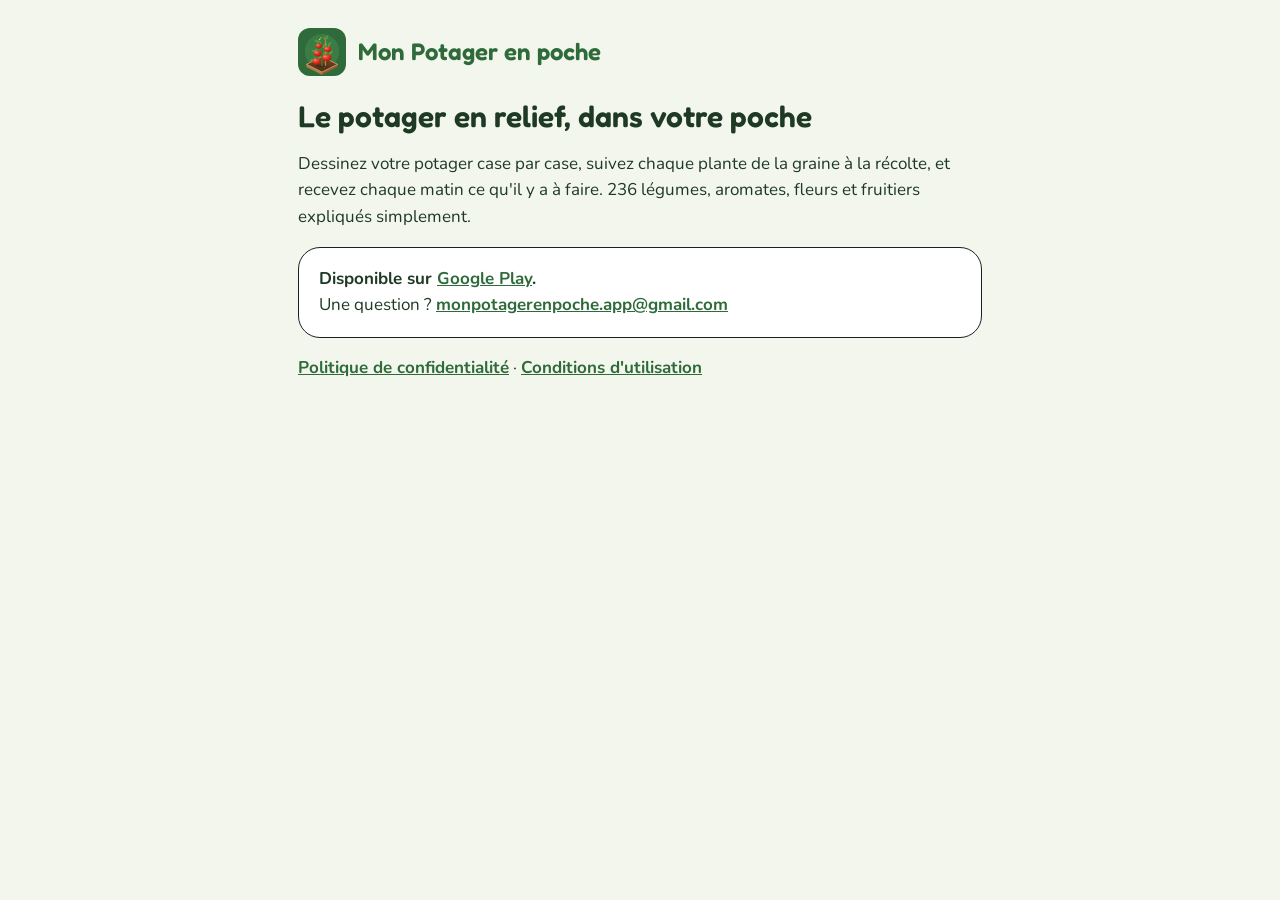
<file: index.html>
<!doctype html>
<html lang="fr"><head><meta charset="utf-8"><meta name="viewport" content="width=device-width,initial-scale=1">
<title>Accueil – Mon Potager en poche</title>
<link rel="stylesheet" href="https://fonts.googleapis.com/css2?family=Fredoka:wght@600&family=Nunito:wght@400;700;800&display=swap"><link rel="stylesheet" href="_style.css">
<link rel="icon" href="[data-uri]"></head>
<body><main>
<header><img src="[data-uri]" alt=""><b>Mon Potager en poche</b></header>
<h1>Le potager en relief, dans votre poche</h1>
<p>Dessinez votre potager case par case, suivez chaque plante de la graine à la récolte, et recevez chaque matin ce qu'il y a à faire. 236 légumes, aromates, fleurs et fruitiers expliqués simplement.</p>
<div class="card"><b>Disponible sur <a href="https://play.google.com/store/apps/details?id=fr.monpotagerenpoche.app">Google Play</a>.</b><br>Une question ? <a href="mailto:monpotagerenpoche.app@gmail.com">monpotagerenpoche.app@gmail.com</a></div>
<p><a href="confidentialite.html">Politique de confidentialité</a> · <a href="conditions.html">Conditions d'utilisation</a></p>
</main></body></html>
</file>
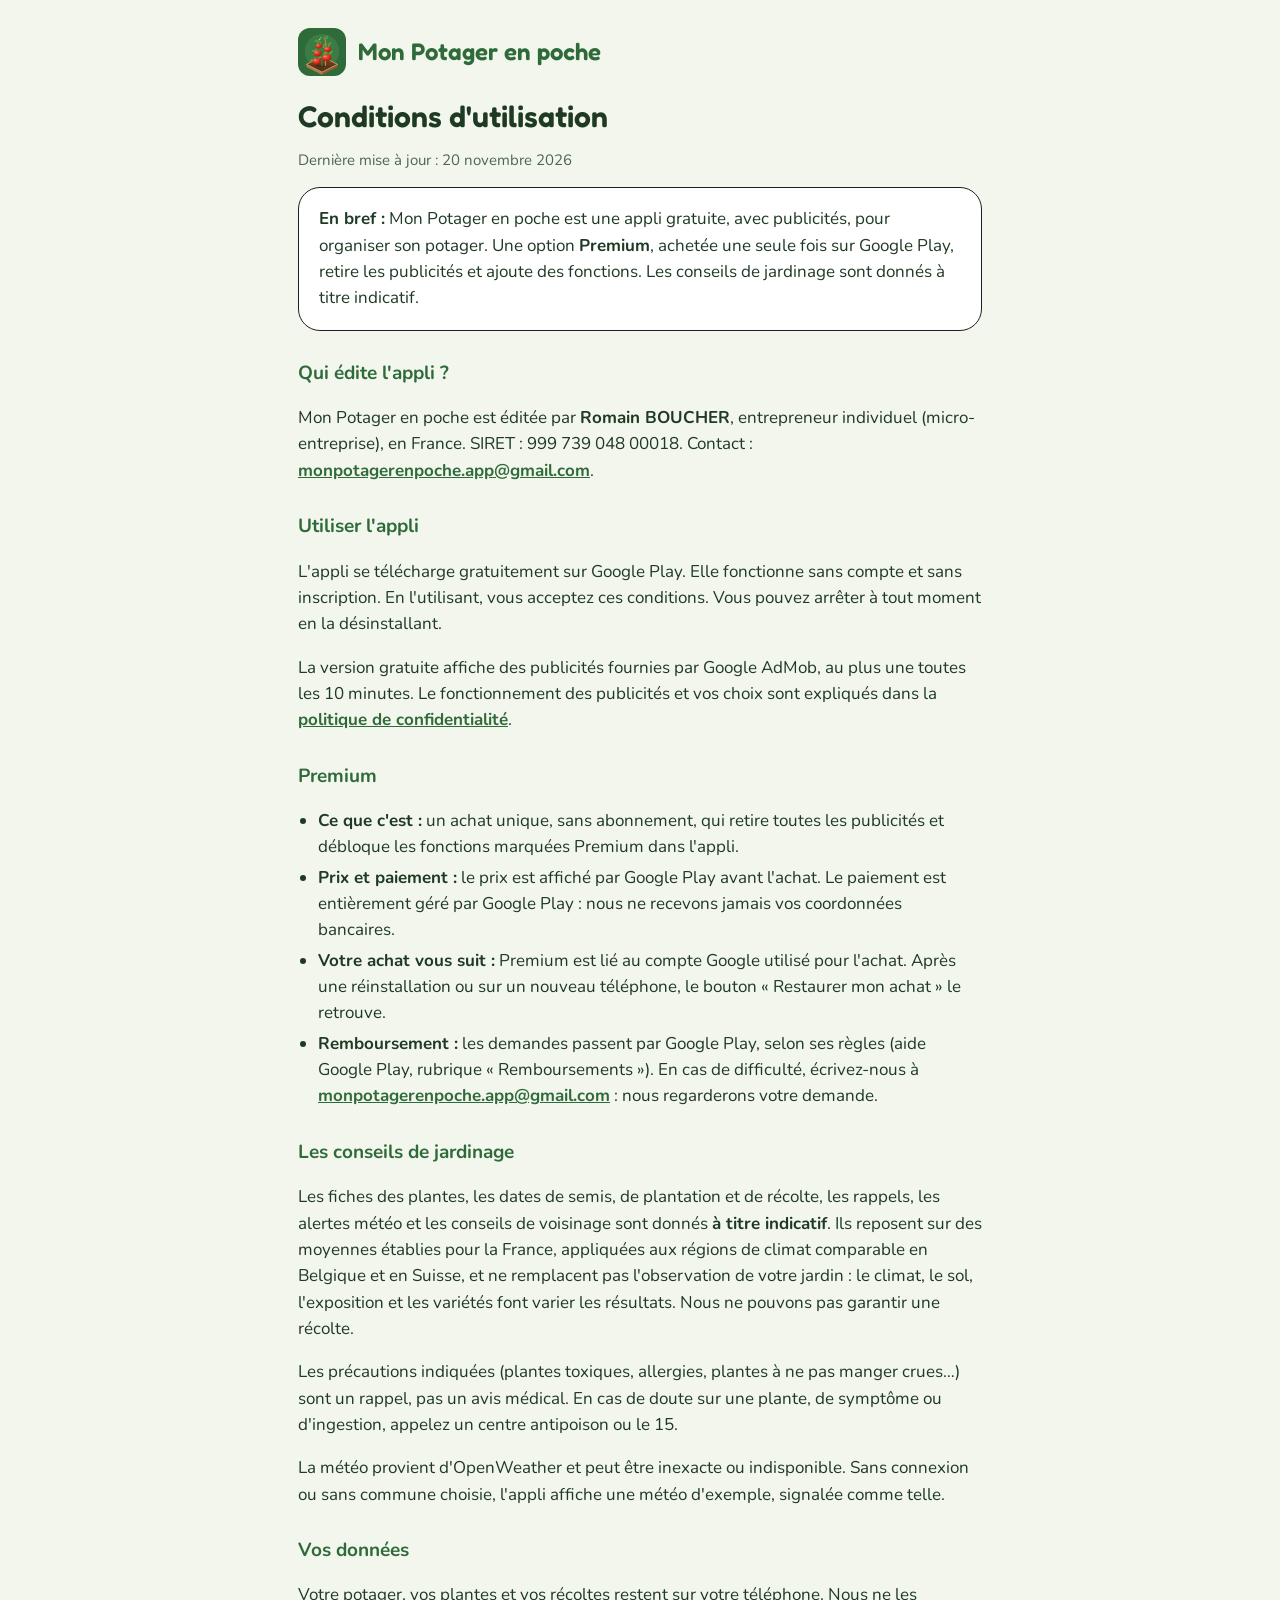
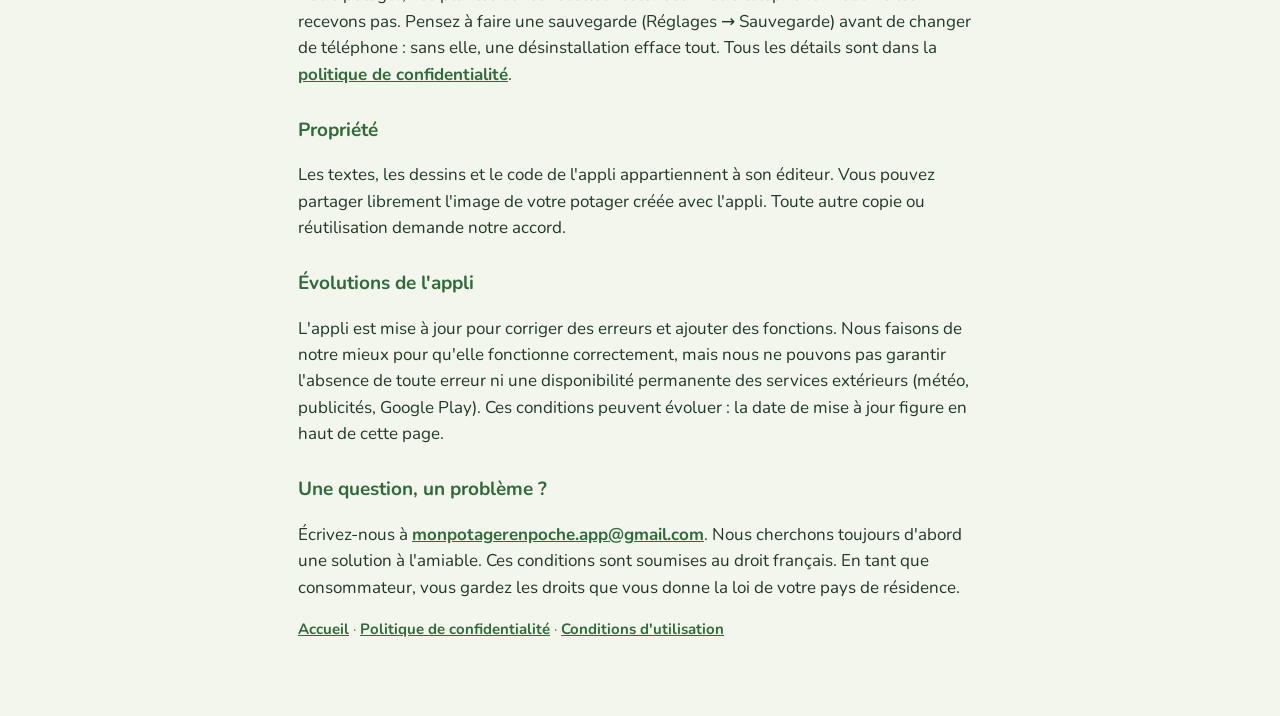
<file: conditions.html>
<!doctype html>
<html lang="fr"><head><meta charset="utf-8"><meta name="viewport" content="width=device-width,initial-scale=1">
<title>Conditions d'utilisation – Mon Potager en poche</title>
<link rel="stylesheet" href="https://fonts.googleapis.com/css2?family=Fredoka:wght@600&family=Nunito:wght@400;700;800&display=swap"><link rel="stylesheet" href="_style.css">
<link rel="icon" href="[data-uri]"></head>
<body><main>
<header><img src="[data-uri]" alt=""><b>Mon Potager en poche</b></header>
<h1>Conditions d'utilisation</h1>
<p class="muted">Dernière mise à jour : 20 novembre 2026</p>

<div class="card"><b>En bref :</b> Mon Potager en poche est une appli gratuite, avec publicités, pour organiser son potager. Une option <b>Premium</b>, achetée une seule fois sur Google Play, retire les publicités et ajoute des fonctions. Les conseils de jardinage sont donnés à titre indicatif.</div>

<h2>Qui édite l'appli ?</h2>
<p>Mon Potager en poche est éditée par <b>Romain BOUCHER</b>, entrepreneur individuel (micro-entreprise), en France. SIRET : 999 739 048 00018. Contact : <a href="mailto:monpotagerenpoche.app@gmail.com">monpotagerenpoche.app@gmail.com</a>.</p>

<h2>Utiliser l'appli</h2>
<p>L'appli se télécharge gratuitement sur Google Play. Elle fonctionne sans compte et sans inscription. En l'utilisant, vous acceptez ces conditions. Vous pouvez arrêter à tout moment en la désinstallant.</p>
<p>La version gratuite affiche des publicités fournies par Google AdMob, au plus une toutes les 10 minutes. Le fonctionnement des publicités et vos choix sont expliqués dans la <a href="confidentialite.html">politique de confidentialité</a>.</p>

<h2>Premium</h2>
<ul>
<li><b>Ce que c'est :</b> un achat unique, sans abonnement, qui retire toutes les publicités et débloque les fonctions marquées Premium dans l'appli.</li>
<li><b>Prix et paiement :</b> le prix est affiché par Google Play avant l'achat. Le paiement est entièrement géré par Google Play : nous ne recevons jamais vos coordonnées bancaires.</li>
<li><b>Votre achat vous suit :</b> Premium est lié au compte Google utilisé pour l'achat. Après une réinstallation ou sur un nouveau téléphone, le bouton « Restaurer mon achat » le retrouve.</li>
<li><b>Remboursement :</b> les demandes passent par Google Play, selon ses règles (aide Google Play, rubrique « Remboursements »). En cas de difficulté, écrivez-nous à <a href="mailto:monpotagerenpoche.app@gmail.com">monpotagerenpoche.app@gmail.com</a> : nous regarderons votre demande.</li>
</ul>

<h2>Les conseils de jardinage</h2>
<p>Les fiches des plantes, les dates de semis, de plantation et de récolte, les rappels, les alertes météo et les conseils de voisinage sont donnés <b>à titre indicatif</b>. Ils reposent sur des moyennes établies pour la France, appliquées aux régions de climat comparable en Belgique et en Suisse, et ne remplacent pas l'observation de votre jardin : le climat, le sol, l'exposition et les variétés font varier les résultats. Nous ne pouvons pas garantir une récolte.</p>
<p>Les précautions indiquées (plantes toxiques, allergies, plantes à ne pas manger crues…) sont un rappel, pas un avis médical. En cas de doute sur une plante, de symptôme ou d'ingestion, appelez un centre antipoison ou le 15.</p>
<p>La météo provient d'OpenWeather et peut être inexacte ou indisponible. Sans connexion ou sans commune choisie, l'appli affiche une météo d'exemple, signalée comme telle.</p>

<h2>Vos données</h2>
<p>Votre potager, vos plantes et vos récoltes restent sur votre téléphone. Nous ne les recevons pas. Pensez à faire une sauvegarde (Réglages → Sauvegarde) avant de changer de téléphone : sans elle, une désinstallation efface tout. Tous les détails sont dans la <a href="confidentialite.html">politique de confidentialité</a>.</p>

<h2>Propriété</h2>
<p>Les textes, les dessins et le code de l'appli appartiennent à son éditeur. Vous pouvez partager librement l'image de votre potager créée avec l'appli. Toute autre copie ou réutilisation demande notre accord.</p>

<h2>Évolutions de l'appli</h2>
<p>L'appli est mise à jour pour corriger des erreurs et ajouter des fonctions. Nous faisons de notre mieux pour qu'elle fonctionne correctement, mais nous ne pouvons pas garantir l'absence de toute erreur ni une disponibilité permanente des services extérieurs (météo, publicités, Google Play). Ces conditions peuvent évoluer : la date de mise à jour figure en haut de cette page.</p>

<h2>Une question, un problème ?</h2>
<p>Écrivez-nous à <a href="mailto:monpotagerenpoche.app@gmail.com">monpotagerenpoche.app@gmail.com</a>. Nous cherchons toujours d'abord une solution à l'amiable. Ces conditions sont soumises au droit français. En tant que consommateur, vous gardez les droits que vous donne la loi de votre pays de résidence.</p>
<p class="muted"><a href="index.html">Accueil</a> · <a href="confidentialite.html">Politique de confidentialité</a> · <a href="conditions.html">Conditions d'utilisation</a></p>
</main></body></html>
</file>
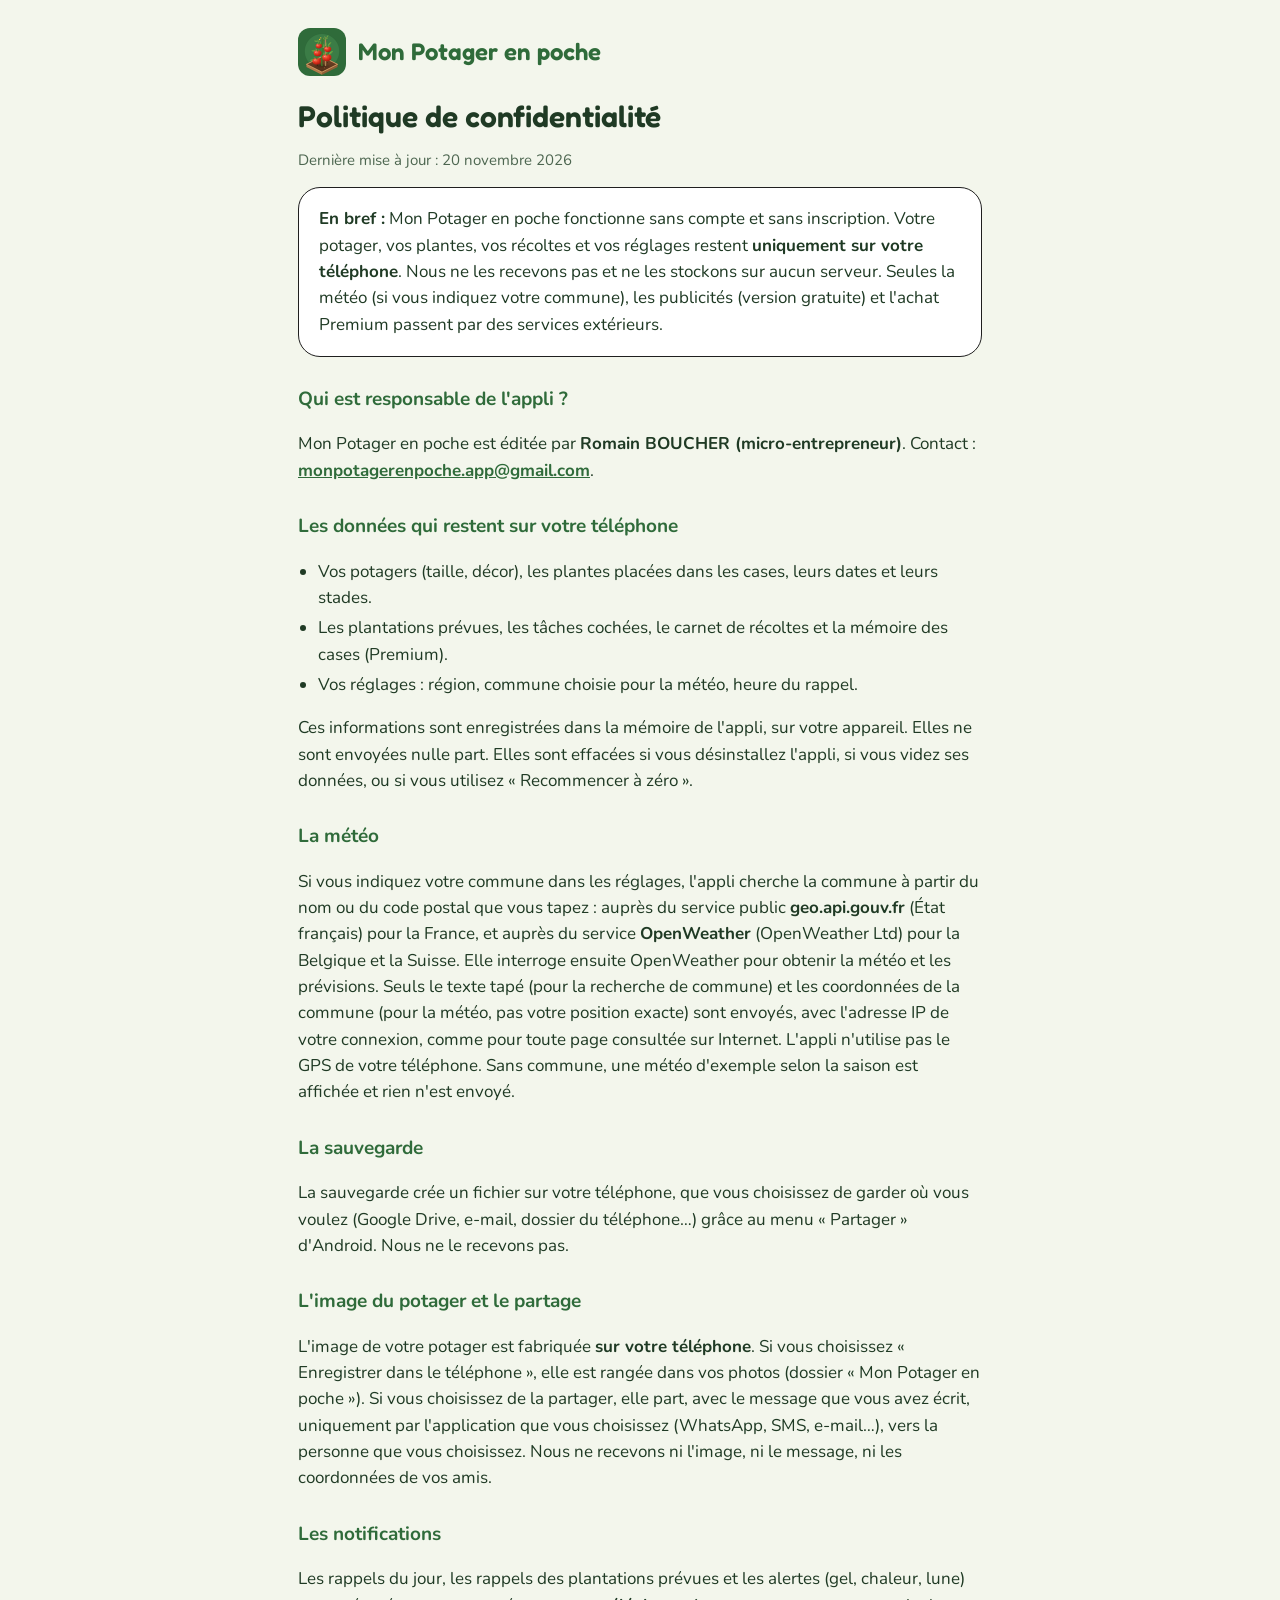
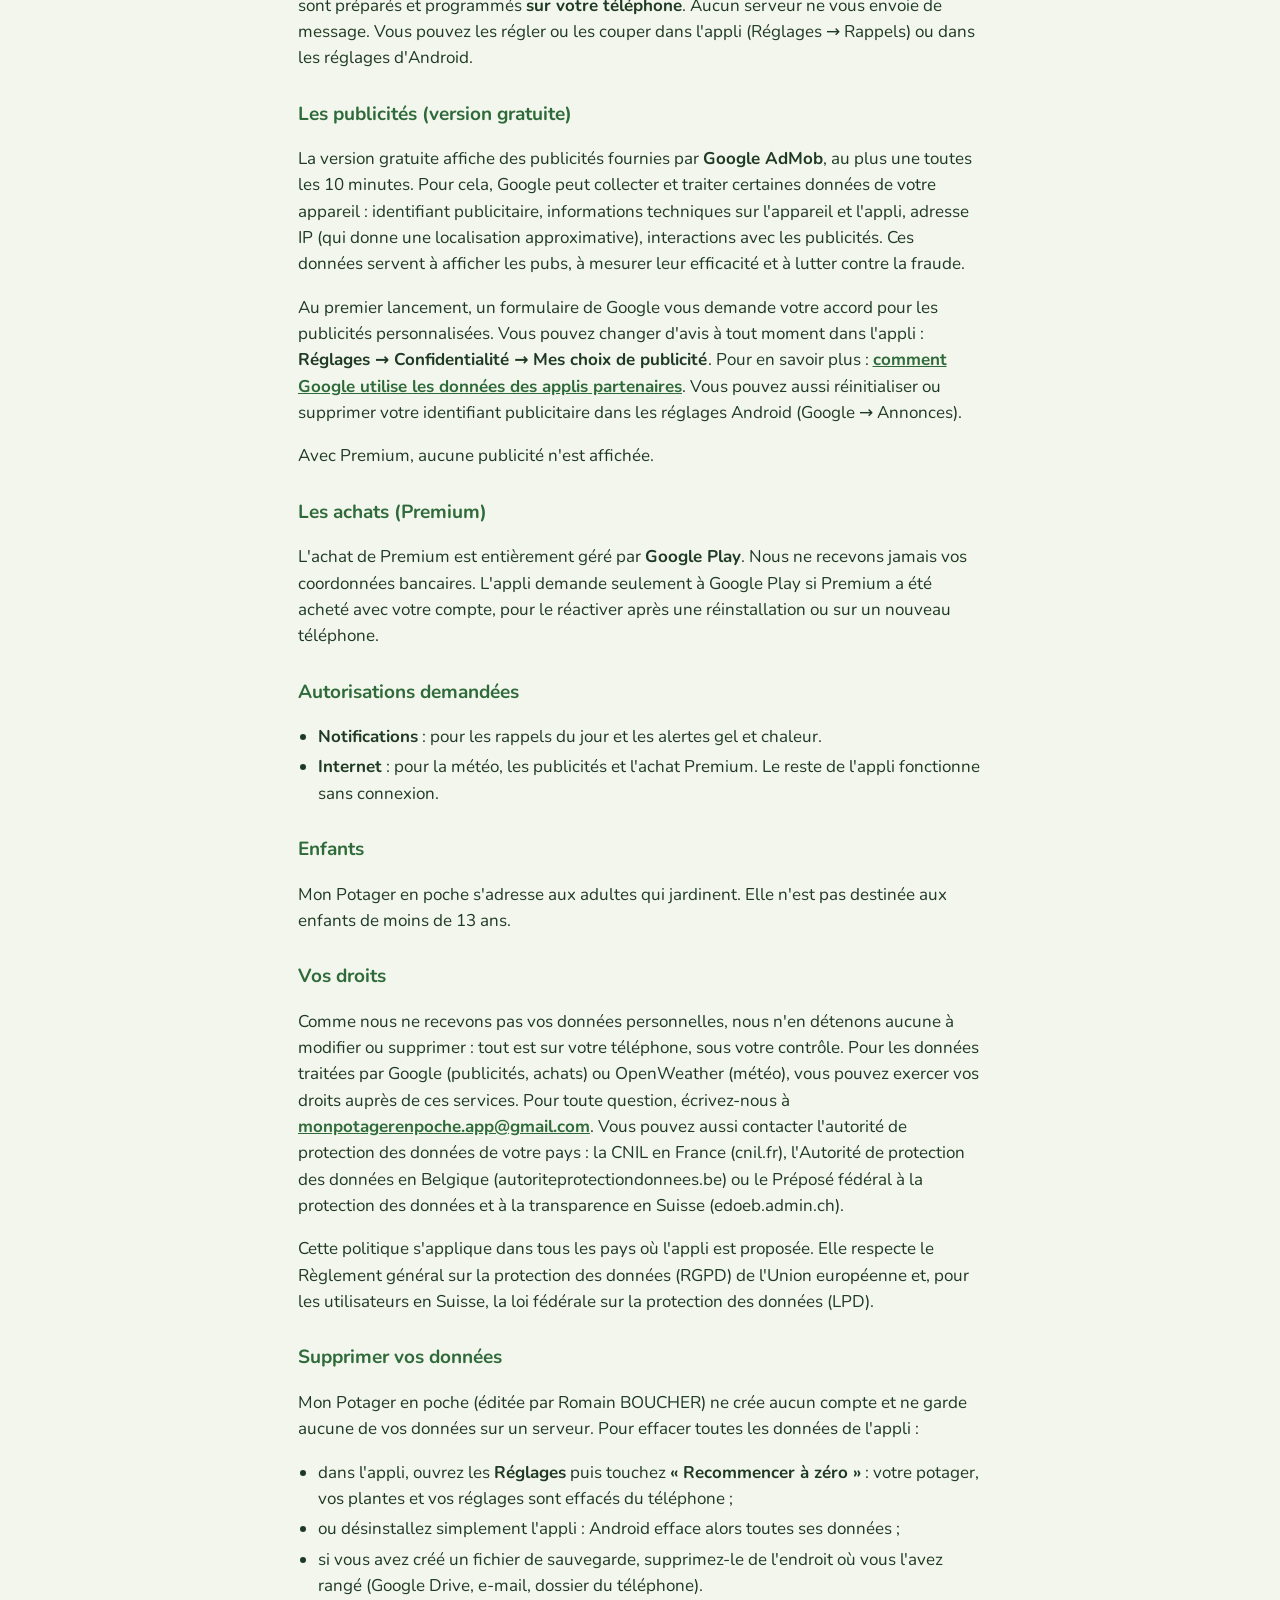
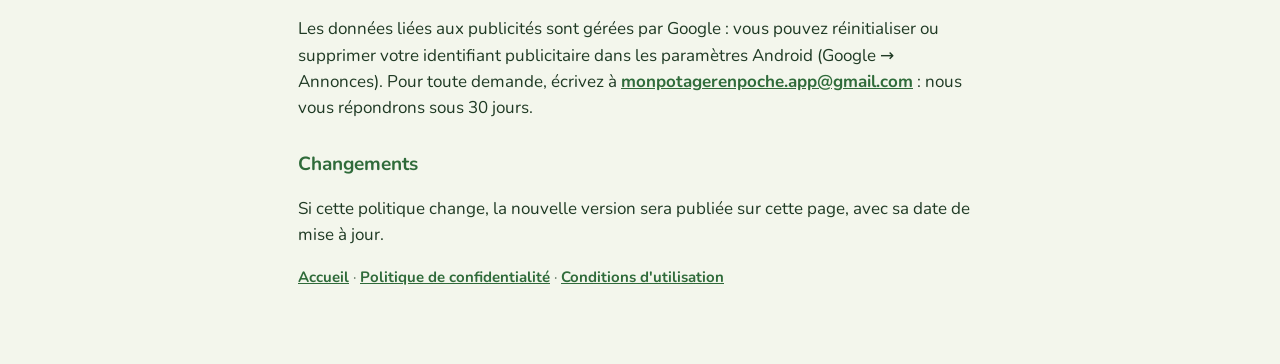
<file: confidentialite.html>
<!doctype html>
<html lang="fr"><head><meta charset="utf-8"><meta name="viewport" content="width=device-width,initial-scale=1">
<title>Confidentialité – Mon Potager en poche</title>
<link rel="stylesheet" href="https://fonts.googleapis.com/css2?family=Fredoka:wght@600&family=Nunito:wght@400;700;800&display=swap"><link rel="stylesheet" href="_style.css">
<link rel="icon" href="[data-uri]"></head>
<body><main>
<header><img src="[data-uri]" alt=""><b>Mon Potager en poche</b></header>
<h1>Politique de confidentialité</h1>
<p class="muted">Dernière mise à jour : 20 novembre 2026</p>

<div class="card"><b>En bref :</b> Mon Potager en poche fonctionne sans compte et sans inscription. Votre potager, vos plantes, vos récoltes et vos réglages restent <b>uniquement sur votre téléphone</b>. Nous ne les recevons pas et ne les stockons sur aucun serveur. Seules la météo (si vous indiquez votre commune), les publicités (version gratuite) et l'achat Premium passent par des services extérieurs.</div>

<h2>Qui est responsable de l'appli ?</h2>
<p>Mon Potager en poche est éditée par <b>Romain BOUCHER (micro-entrepreneur)</b>. Contact : <a href="mailto:monpotagerenpoche.app@gmail.com">monpotagerenpoche.app@gmail.com</a>.</p>

<h2>Les données qui restent sur votre téléphone</h2>
<ul>
<li>Vos potagers (taille, décor), les plantes placées dans les cases, leurs dates et leurs stades.</li>
<li>Les plantations prévues, les tâches cochées, le carnet de récoltes et la mémoire des cases (Premium).</li>
<li>Vos réglages : région, commune choisie pour la météo, heure du rappel.</li>
</ul>
<p>Ces informations sont enregistrées dans la mémoire de l'appli, sur votre appareil. Elles ne sont envoyées nulle part. Elles sont effacées si vous désinstallez l'appli, si vous videz ses données, ou si vous utilisez « Recommencer à zéro ».</p>

<h2>La météo</h2>
<p>Si vous indiquez votre commune dans les réglages, l'appli cherche la commune à partir du nom ou du code postal que vous tapez : auprès du service public <b>geo.api.gouv.fr</b> (État français) pour la France, et auprès du service <b>OpenWeather</b> (OpenWeather Ltd) pour la Belgique et la Suisse. Elle interroge ensuite OpenWeather pour obtenir la météo et les prévisions. Seuls le texte tapé (pour la recherche de commune) et les coordonnées de la commune (pour la météo, pas votre position exacte) sont envoyés, avec l'adresse IP de votre connexion, comme pour toute page consultée sur Internet. L'appli n'utilise pas le GPS de votre téléphone. Sans commune, une météo d'exemple selon la saison est affichée et rien n'est envoyé.</p>

<h2>La sauvegarde</h2>
<p>La sauvegarde crée un fichier sur votre téléphone, que vous choisissez de garder où vous voulez (Google Drive, e-mail, dossier du téléphone…) grâce au menu « Partager » d'Android. Nous ne le recevons pas.</p>

<h2>L'image du potager et le partage</h2>
<p>L'image de votre potager est fabriquée <b>sur votre téléphone</b>. Si vous choisissez « Enregistrer dans le téléphone », elle est rangée dans vos photos (dossier « Mon Potager en poche »). Si vous choisissez de la partager, elle part, avec le message que vous avez écrit, uniquement par l'application que vous choisissez (WhatsApp, SMS, e-mail…), vers la personne que vous choisissez. Nous ne recevons ni l'image, ni le message, ni les coordonnées de vos amis.</p>

<h2>Les notifications</h2>
<p>Les rappels du jour, les rappels des plantations prévues et les alertes (gel, chaleur, lune) sont préparés et programmés <b>sur votre téléphone</b>. Aucun serveur ne vous envoie de message. Vous pouvez les régler ou les couper dans l'appli (Réglages → Rappels) ou dans les réglages d'Android.</p>

<h2>Les publicités (version gratuite)</h2>
<p>La version gratuite affiche des publicités fournies par <b>Google AdMob</b>, au plus une toutes les 10 minutes. Pour cela, Google peut collecter et traiter certaines données de votre appareil : identifiant publicitaire, informations techniques sur l'appareil et l'appli, adresse IP (qui donne une localisation approximative), interactions avec les publicités. Ces données servent à afficher les pubs, à mesurer leur efficacité et à lutter contre la fraude.</p>
<p>Au premier lancement, un formulaire de Google vous demande votre accord pour les publicités personnalisées. Vous pouvez changer d'avis à tout moment dans l'appli : <b>Réglages → Confidentialité → Mes choix de publicité</b>. Pour en savoir plus : <a href="https://policies.google.com/technologies/partner-sites">comment Google utilise les données des applis partenaires</a>. Vous pouvez aussi réinitialiser ou supprimer votre identifiant publicitaire dans les réglages Android (Google → Annonces).</p>
<p>Avec Premium, aucune publicité n'est affichée.</p>

<h2>Les achats (Premium)</h2>
<p>L'achat de Premium est entièrement géré par <b>Google Play</b>. Nous ne recevons jamais vos coordonnées bancaires. L'appli demande seulement à Google Play si Premium a été acheté avec votre compte, pour le réactiver après une réinstallation ou sur un nouveau téléphone.</p>

<h2>Autorisations demandées</h2>
<ul>
<li><b>Notifications</b> : pour les rappels du jour et les alertes gel et chaleur.</li>
<li><b>Internet</b> : pour la météo, les publicités et l'achat Premium. Le reste de l'appli fonctionne sans connexion.</li>
</ul>

<h2>Enfants</h2>
<p>Mon Potager en poche s'adresse aux adultes qui jardinent. Elle n'est pas destinée aux enfants de moins de 13 ans.</p>

<h2>Vos droits</h2>
<p>Comme nous ne recevons pas vos données personnelles, nous n'en détenons aucune à modifier ou supprimer : tout est sur votre téléphone, sous votre contrôle. Pour les données traitées par Google (publicités, achats) ou OpenWeather (météo), vous pouvez exercer vos droits auprès de ces services. Pour toute question, écrivez-nous à <a href="mailto:monpotagerenpoche.app@gmail.com">monpotagerenpoche.app@gmail.com</a>. Vous pouvez aussi contacter l'autorité de protection des données de votre pays : la CNIL en France (cnil.fr), l'Autorité de protection des données en Belgique (autoriteprotectiondonnees.be) ou le Préposé fédéral à la protection des données et à la transparence en Suisse (edoeb.admin.ch).</p>
<p>Cette politique s'applique dans tous les pays où l'appli est proposée. Elle respecte le Règlement général sur la protection des données (RGPD) de l'Union européenne et, pour les utilisateurs en Suisse, la loi fédérale sur la protection des données (LPD).</p>

<h2 id="suppression">Supprimer vos données</h2>
<p>Mon Potager en poche (éditée par Romain BOUCHER) ne crée aucun compte et ne garde aucune de vos données sur un serveur. Pour effacer toutes les données de l'appli :</p>
<ul>
<li>dans l'appli, ouvrez les <b>Réglages</b> puis touchez <b>« Recommencer à zéro »</b> : votre potager, vos plantes et vos réglages sont effacés du téléphone ;</li>
<li>ou désinstallez simplement l'appli : Android efface alors toutes ses données ;</li>
<li>si vous avez créé un fichier de sauvegarde, supprimez-le de l'endroit où vous l'avez rangé (Google Drive, e-mail, dossier du téléphone).</li>
</ul>
<p>Les données liées aux publicités sont gérées par Google : vous pouvez réinitialiser ou supprimer votre identifiant publicitaire dans les paramètres Android (Google → Annonces). Pour toute demande, écrivez à <a href="mailto:monpotagerenpoche.app@gmail.com">monpotagerenpoche.app@gmail.com</a> : nous vous répondrons sous 30 jours.</p>

<h2>Changements</h2>
<p>Si cette politique change, la nouvelle version sera publiée sur cette page, avec sa date de mise à jour.</p>
<p class="muted"><a href="index.html">Accueil</a> · <a href="confidentialite.html">Politique de confidentialité</a> · <a href="conditions.html">Conditions d'utilisation</a></p>
</main></body></html>
</file>
<file: _style.css>
:root{--bg:#F3F6EC;--ink:#1F3A24;--muted:#4D6650;--vert:#2F6B3A;color-scheme:light}
*{box-sizing:border-box}body{margin:0;background:var(--bg);color:var(--ink);font-family:'Nunito',system-ui,sans-serif;line-height:1.55;font-size:17px}
main{max-width:720px;margin:0 auto;padding:28px 18px 60px}
header{display:flex;align-items:center;gap:12px;margin-bottom:22px}header img{width:48px;height:48px;border-radius:12px}
header b{font-family:'Fredoka','Nunito',sans-serif;font-weight:600;font-size:24px;color:var(--vert)}h1{font-family:'Fredoka','Nunito',sans-serif;font-weight:600;font-size:30px;line-height:1.2;margin:0 0 6px}h2{font-size:19px;margin:28px 0 6px;color:var(--vert)}
.card{background:#fff;border:1px solid #1F1F1F;border-radius:22px;padding:18px 20px;margin:14px 0}.muted{color:var(--muted);font-size:15px}
a{color:var(--vert);font-weight:700}ul{padding-left:20px}li{margin:4px 0}
</file>
